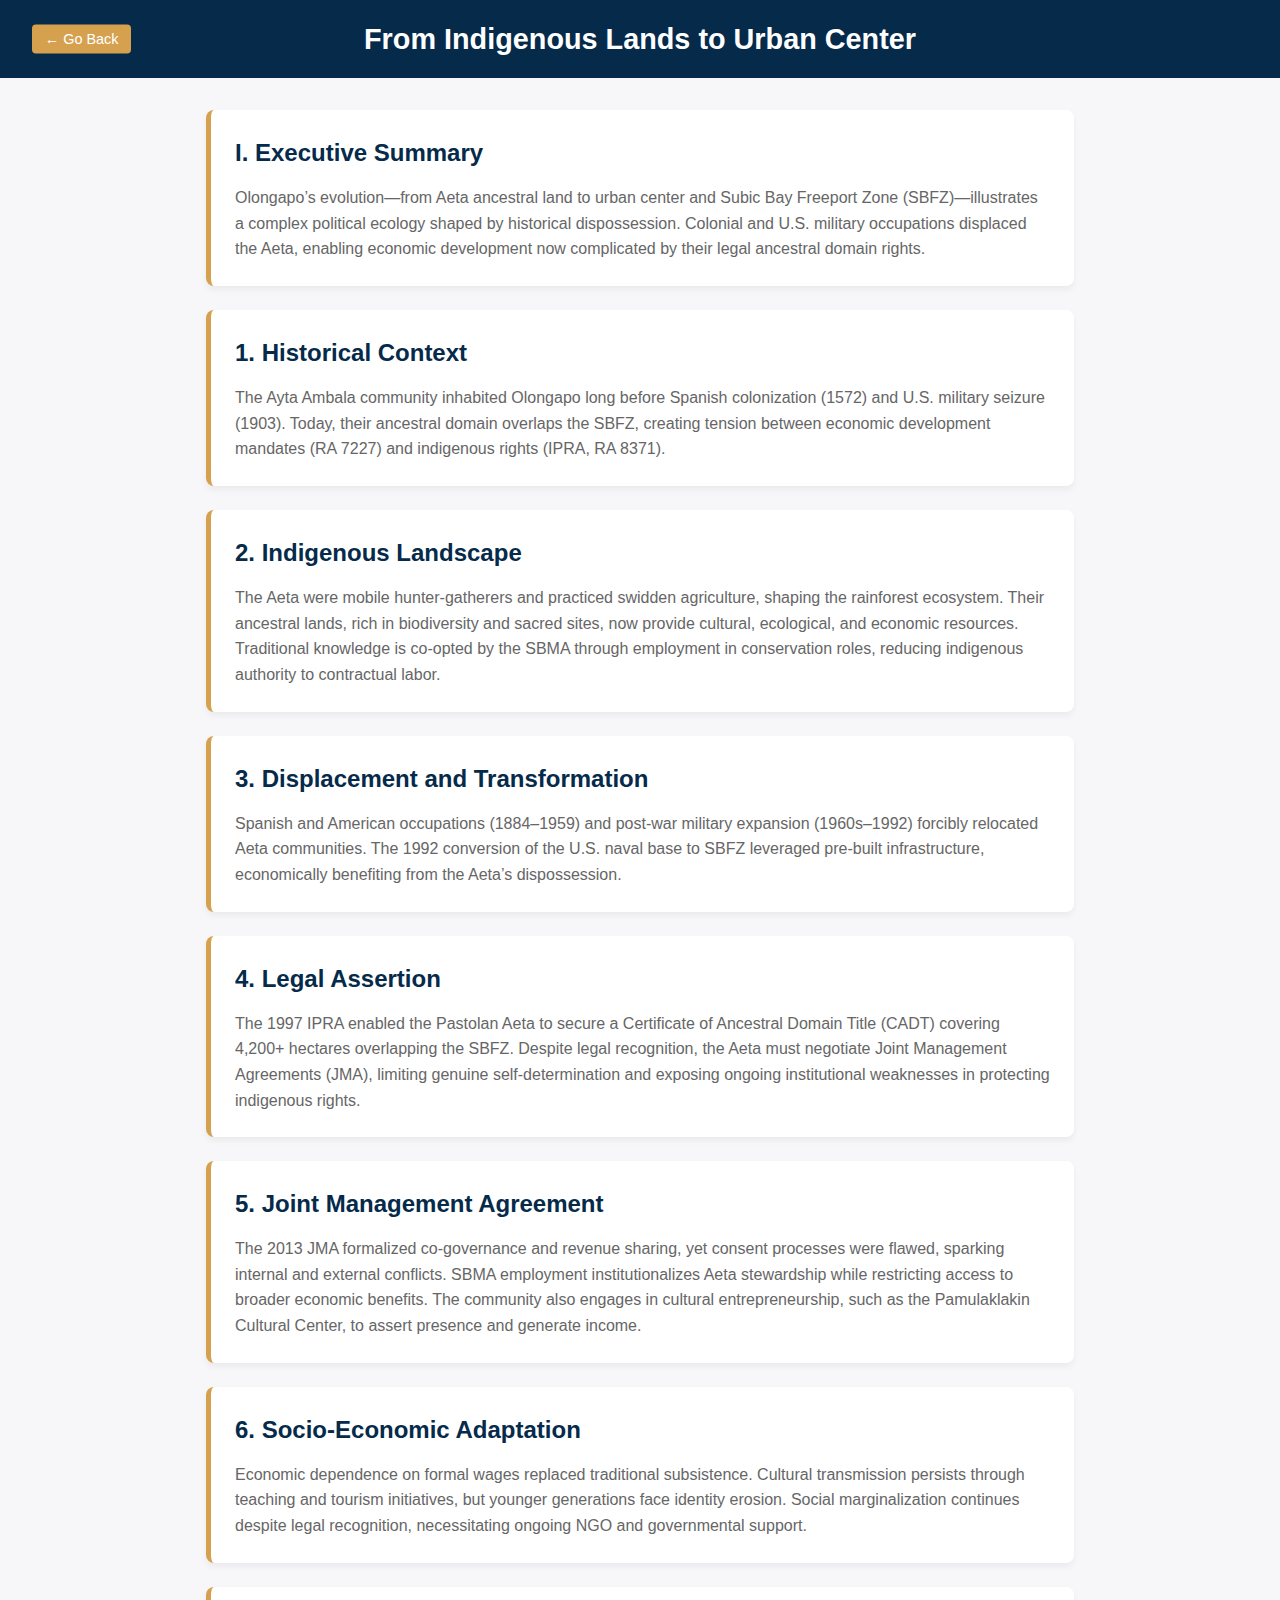
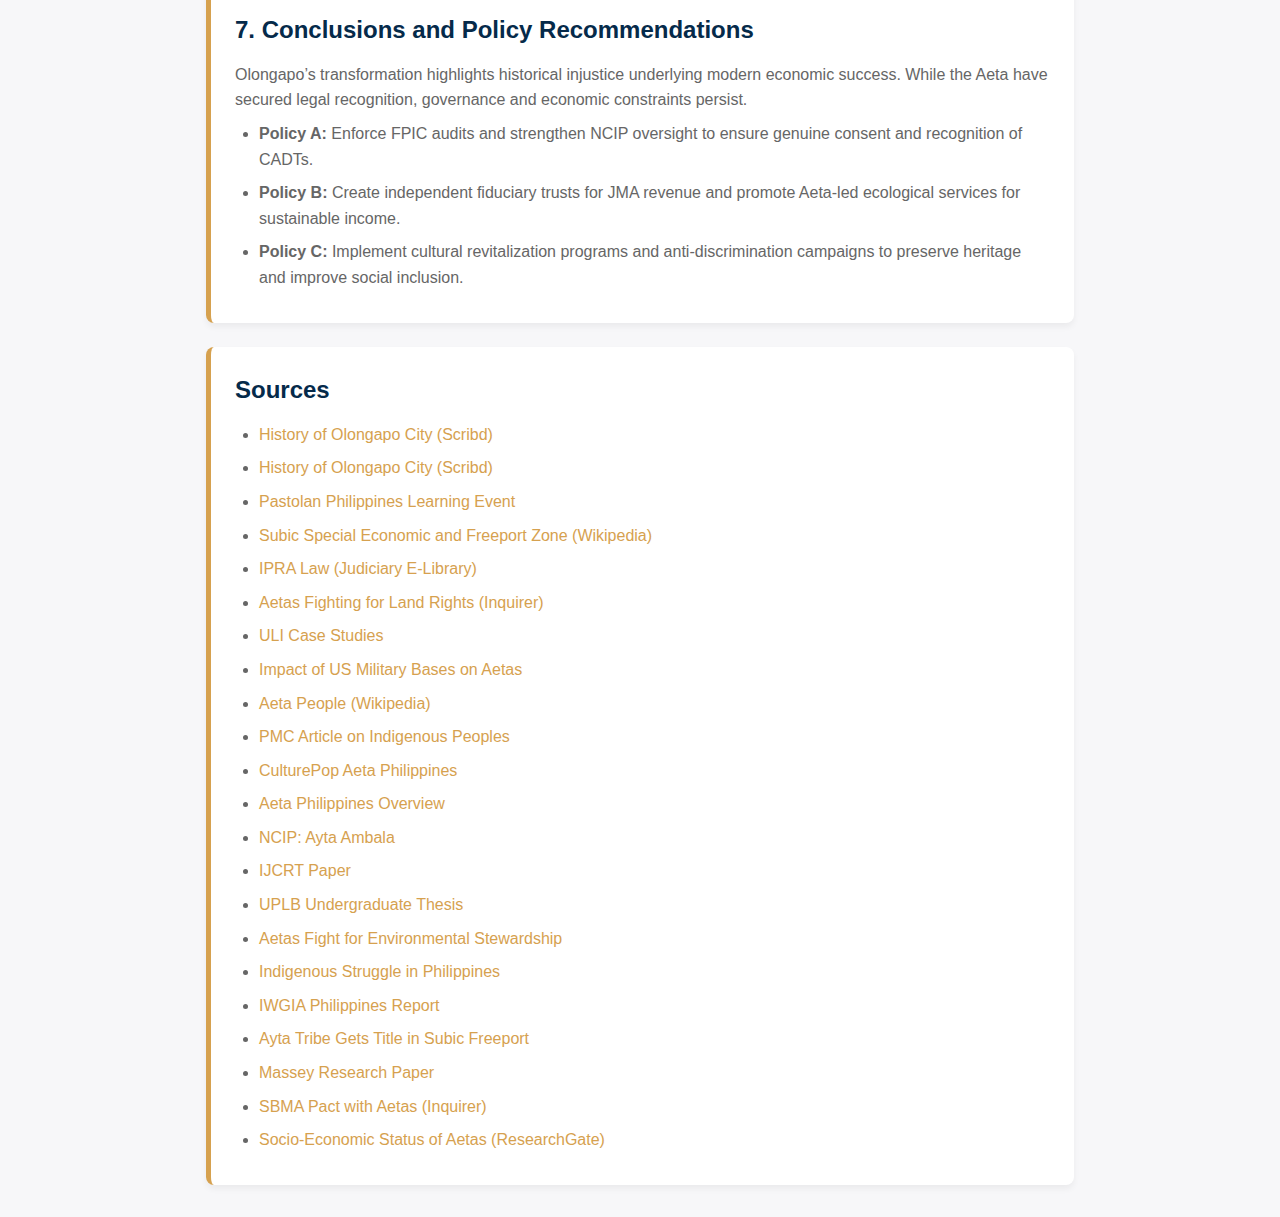
<file: Aetas/index.html>
<!DOCTYPE html>
<html lang="en">
<head>
  <meta charset="UTF-8">
  <meta name="viewport" content="width=device-width, initial-scale=1.0">
  <title>Olongapo & Subic Bay Analysis</title>
  <link rel="stylesheet" href="styles.css">
</head>
<body>
  <nav>
    <button class="back-btn" onclick="history.back()">← Go Back</button>
    <h1>From Indigenous Lands to Urban Center</h1>
  </nav>

  <main>
    <section class="card">
      <h2>I. Executive Summary</h2>
      <p>Olongapo’s evolution—from Aeta ancestral land to urban center and Subic Bay Freeport Zone (SBFZ)—illustrates a complex political ecology shaped by historical dispossession. Colonial and U.S. military occupations displaced the Aeta, enabling economic development now complicated by their legal ancestral domain rights.</p>
    </section>

    <section class="card">
      <h2>1. Historical Context</h2>
      <p>The Ayta Ambala community inhabited Olongapo long before Spanish colonization (1572) and U.S. military seizure (1903). Today, their ancestral domain overlaps the SBFZ, creating tension between economic development mandates (RA 7227) and indigenous rights (IPRA, RA 8371).</p>
    </section>

    <section class="card">
      <h2>2. Indigenous Landscape</h2>
      <p>The Aeta were mobile hunter-gatherers and practiced swidden agriculture, shaping the rainforest ecosystem. Their ancestral lands, rich in biodiversity and sacred sites, now provide cultural, ecological, and economic resources. Traditional knowledge is co-opted by the SBMA through employment in conservation roles, reducing indigenous authority to contractual labor.</p>
    </section>

    <section class="card">
      <h2>3. Displacement and Transformation</h2>
      <p>Spanish and American occupations (1884–1959) and post-war military expansion (1960s–1992) forcibly relocated Aeta communities. The 1992 conversion of the U.S. naval base to SBFZ leveraged pre-built infrastructure, economically benefiting from the Aeta’s dispossession.</p>
    </section>

    <section class="card">
      <h2>4. Legal Assertion</h2>
      <p>The 1997 IPRA enabled the Pastolan Aeta to secure a Certificate of Ancestral Domain Title (CADT) covering 4,200+ hectares overlapping the SBFZ. Despite legal recognition, the Aeta must negotiate Joint Management Agreements (JMA), limiting genuine self-determination and exposing ongoing institutional weaknesses in protecting indigenous rights.</p>
    </section>

    <section class="card">
      <h2>5. Joint Management Agreement</h2>
      <p>The 2013 JMA formalized co-governance and revenue sharing, yet consent processes were flawed, sparking internal and external conflicts. SBMA employment institutionalizes Aeta stewardship while restricting access to broader economic benefits. The community also engages in cultural entrepreneurship, such as the Pamulaklakin Cultural Center, to assert presence and generate income.</p>
    </section>

    <section class="card">
      <h2>6. Socio-Economic Adaptation</h2>
      <p>Economic dependence on formal wages replaced traditional subsistence. Cultural transmission persists through teaching and tourism initiatives, but younger generations face identity erosion. Social marginalization continues despite legal recognition, necessitating ongoing NGO and governmental support.</p>
    </section>

    <section class="card">
      <h2>7. Conclusions and Policy Recommendations</h2>
      <p>Olongapo’s transformation highlights historical injustice underlying modern economic success. While the Aeta have secured legal recognition, governance and economic constraints persist.</p>
      <ul>
        <li><strong>Policy A:</strong> Enforce FPIC audits and strengthen NCIP oversight to ensure genuine consent and recognition of CADTs.</li>
        <li><strong>Policy B:</strong> Create independent fiduciary trusts for JMA revenue and promote Aeta-led ecological services for sustainable income.</li>
        <li><strong>Policy C:</strong> Implement cultural revitalization programs and anti-discrimination campaigns to preserve heritage and improve social inclusion.</li>
      </ul>
    </section>

    <section class="card">
      <h2>Sources</h2>
      <ul>
        <li><a href="https://www.scribd.com/document/442599690/History-of-Olongapo-City-docx#:~:text=of%20Olongapo%20City-,Olongapo%20was%20originally%20inhabited%20by%20Aeta%20people%20and%20was%20a,it%20as%20a%20naval%20base." target="_blank">History of Olongapo City (Scribd)</a></li>
        <li><a href="https://www.scribd.com/document/442599690/History-of-Olongapo-City-docx" target="_blank">History of Olongapo City (Scribd)</a></li>
        <li><a href="https://d3o3cb4w253x5q.cloudfront.net/media/documents/FINAL_Pastolan_Philipines_learning_event_for_CSOs_and_communities.pdf" target="_blank">Pastolan Philippines Learning Event</a></li>
        <li><a href="https://en.wikipedia.org/wiki/Subic_Special_Economic_and_Freeport_Zone" target="_blank">Subic Special Economic and Freeport Zone (Wikipedia)</a></li>
        <li><a href="https://elibrary.judiciary.gov.ph/thebookshelf/showdocs/1/36882" target="_blank">IPRA Law (Judiciary E-Library)</a></li>
        <li><a href="https://newsinfo.inquirer.net/45569/aetas-fighting-for-land-rights-draw-inspiration-from-fallen-leader" target="_blank">Aetas Fighting for Land Rights (Inquirer)</a></li>
        <li><a href="https://casestudies.uli.org/wp-content/uploads/2015/12/C029014.pdf" target="_blank">ULI Case Studies</a></li>
        <li><a href="https://pssc.org.ph/wp-content/pssc-archives/Aghamtao/1982-1983/11_The%20Impact%20of%20the%20United%20States%20Military%20Bases%20on%20the%20Aetas%20(Negritos).pdf" target="_blank">Impact of US Military Bases on Aetas</a></li>
        <li><a href="https://en.wikipedia.org/wiki/Aeta_people" target="_blank">Aeta People (Wikipedia)</a></li>
        <li><a href="https://pmc.ncbi.nlm.nih.gov/articles/PMC2646443/" target="_blank">PMC Article on Indigenous Peoples</a></li>
        <li><a href="https://culturepop.com/hrblog/21wvoxth6qv0trgyspxclvan5f3k8b-gt2ca" target="_blank">CulturePop Aeta Philippines</a></li>
        <li><a href="https://sites.google.com/view/aeta-philippines/home" target="_blank">Aeta Philippines Overview</a></li>
        <li><a href="https://ncip.gov.ph/ayta-ambala/" target="_blank">NCIP: Ayta Ambala</a></li>
        <li><a href="https://www.ijcrt.org/papers/IJCRT2412442.pdf" target="_blank">IJCRT Paper</a></li>
        <li><a href="https://www.ukdr.uplb.edu.ph/etd-undergrad/1306/" target="_blank">UPLB Undergraduate Thesis</a></li>
        <li><a href="https://www.lighthousesubic.com/post/a-sanctuary-amidst-change-the-aetas-fight-for-environmental-stewardship-in-subic-bay" target="_blank">Aetas Fight for Environmental Stewardship</a></li>
        <li><a href="https://democratic-erosion.org/2019/12/09/indigenous-struggle-a-shortfall-of-philippine-democracy/" target="_blank">Indigenous Struggle in Philippines</a></li>
        <li><a href="https://iwgia.org/en/philippines/3608-iw-2020-philippines.645" target="_blank">IWGIA Philippines Report</a></li>
        <li><a href="https://www.mysubicbay.com.ph/news/2018/06/22/ayta-tribe-gets-title-over-ancestral-land-in-subic-freeport" target="_blank">Ayta Tribe Gets Title in Subic Freeport</a></li>
        <li><a href="https://mro.massey.ac.nz/bitstream/10179/3417/1/02_whole.pdf" target="_blank">Massey Research Paper</a></li>
        <li><a href="https://newsinfo.inquirer.net/22858/sbma-pact-with-aetas-in-bataan-splits-tribes" target="_blank">SBMA Pact with Aetas (Inquirer)</a></li>
        <li><a href="https://www.researchgate.net/publication/349406046_SOCIO-ECONOMIC_STATUS_OF_AETAS_IN_THE_PROVINCE_OF_ZAMBALES_PHILIPPINES_BASIS_FOR_A_PROPOSED_SUSTAINABILITY_PLAN" target="_blank">Socio-Economic Status of Aetas (ResearchGate)</a></li>
      </ul>
    </section>

  </main>
</body>
</html>
</file>
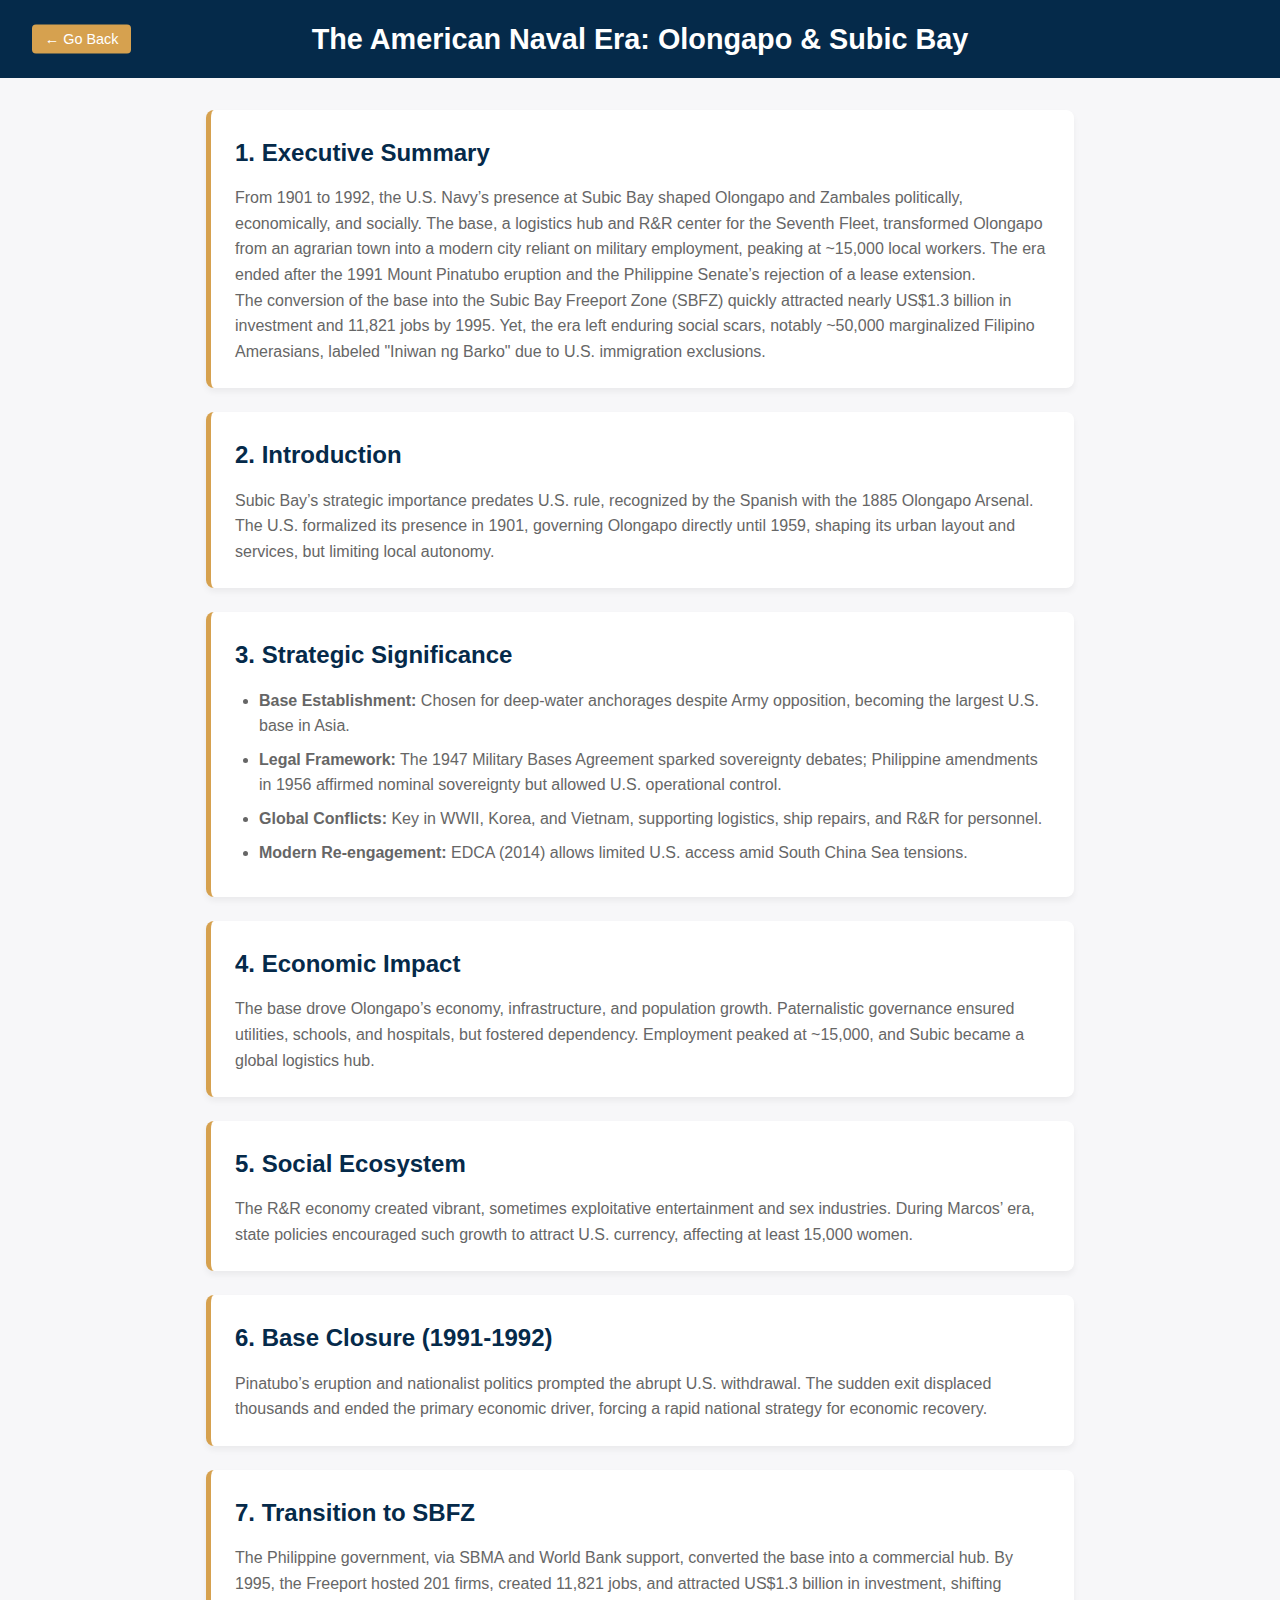
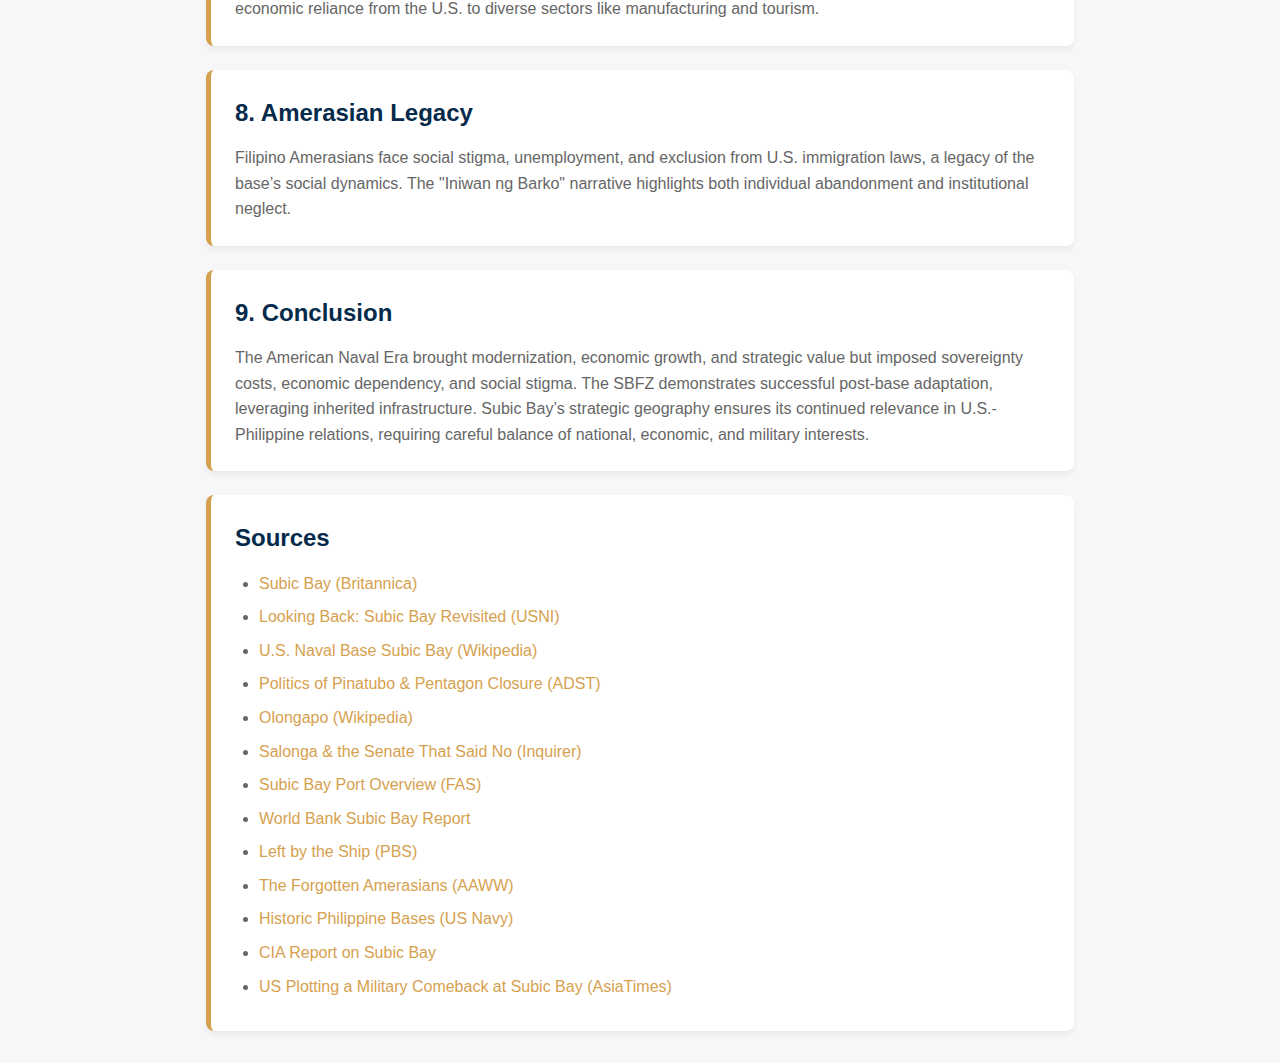
<file: Naval_Base/index.html>
<!DOCTYPE html>
<html lang="en">
<head>
  <meta charset="UTF-8">
  <meta name="viewport" content="width=device-width, initial-scale=1.0">
  <title>The American Naval Era in Subic Bay</title>
  <link rel="stylesheet" href="styles.css">
</head>
<body>
  <nav>
    <button class="back-btn" onclick="history.back()">← Go Back</button>
    <h1>The American Naval Era: Olongapo & Subic Bay</h1>
  </nav>

  <main>
    <section class="card">
      <h2>1. Executive Summary</h2>
      <p>From 1901 to 1992, the U.S. Navy’s presence at Subic Bay shaped Olongapo and Zambales politically, economically, and socially. The base, a logistics hub and R&R center for the Seventh Fleet, transformed Olongapo from an agrarian town into a modern city reliant on military employment, peaking at ~15,000 local workers. The era ended after the 1991 Mount Pinatubo eruption and the Philippine Senate’s rejection of a lease extension.</p>
      <p>The conversion of the base into the Subic Bay Freeport Zone (SBFZ) quickly attracted nearly US$1.3 billion in investment and 11,821 jobs by 1995. Yet, the era left enduring social scars, notably ~50,000 marginalized Filipino Amerasians, labeled "Iniwan ng Barko" due to U.S. immigration exclusions.</p>
    </section>

    <section class="card">
      <h2>2. Introduction</h2>
      <p>Subic Bay’s strategic importance predates U.S. rule, recognized by the Spanish with the 1885 Olongapo Arsenal. The U.S. formalized its presence in 1901, governing Olongapo directly until 1959, shaping its urban layout and services, but limiting local autonomy.</p>
    </section>

    <section class="card">
      <h2>3. Strategic Significance</h2>
      <ul>
        <li><strong>Base Establishment:</strong> Chosen for deep-water anchorages despite Army opposition, becoming the largest U.S. base in Asia.</li>
        <li><strong>Legal Framework:</strong> The 1947 Military Bases Agreement sparked sovereignty debates; Philippine amendments in 1956 affirmed nominal sovereignty but allowed U.S. operational control.</li>
        <li><strong>Global Conflicts:</strong> Key in WWII, Korea, and Vietnam, supporting logistics, ship repairs, and R&R for personnel.</li>
        <li><strong>Modern Re-engagement:</strong> EDCA (2014) allows limited U.S. access amid South China Sea tensions.</li>
      </ul>
    </section>

    <section class="card">
      <h2>4. Economic Impact</h2>
      <p>The base drove Olongapo’s economy, infrastructure, and population growth. Paternalistic governance ensured utilities, schools, and hospitals, but fostered dependency. Employment peaked at ~15,000, and Subic became a global logistics hub.</p>
    </section>

    <section class="card">
      <h2>5. Social Ecosystem</h2>
      <p>The R&R economy created vibrant, sometimes exploitative entertainment and sex industries. During Marcos’ era, state policies encouraged such growth to attract U.S. currency, affecting at least 15,000 women.</p>
    </section>

    <section class="card">
      <h2>6. Base Closure (1991-1992)</h2>
      <p>Pinatubo’s eruption and nationalist politics prompted the abrupt U.S. withdrawal. The sudden exit displaced thousands and ended the primary economic driver, forcing a rapid national strategy for economic recovery.</p>
    </section>

    <section class="card">
      <h2>7. Transition to SBFZ</h2>
      <p>The Philippine government, via SBMA and World Bank support, converted the base into a commercial hub. By 1995, the Freeport hosted 201 firms, created 11,821 jobs, and attracted US$1.3 billion in investment, shifting economic reliance from the U.S. to diverse sectors like manufacturing and tourism.</p>
    </section>

    <section class="card">
      <h2>8. Amerasian Legacy</h2>
      <p>Filipino Amerasians face social stigma, unemployment, and exclusion from U.S. immigration laws, a legacy of the base’s social dynamics. The "Iniwan ng Barko" narrative highlights both individual abandonment and institutional neglect.</p>
    </section>

    <section class="card">
      <h2>9. Conclusion</h2>
      <p>The American Naval Era brought modernization, economic growth, and strategic value but imposed sovereignty costs, economic dependency, and social stigma. The SBFZ demonstrates successful post-base adaptation, leveraging inherited infrastructure. Subic Bay’s strategic geography ensures its continued relevance in U.S.-Philippine relations, requiring careful balance of national, economic, and military interests.</p>
    </section>

    <section class="card">
      <h2>Sources</h2>
      <ul>
        <li><a href="https://www.britannica.com/place/Subic-Bay#:~:text=From%201901%20to%201992%20the,by%20Allied%20forces%20in%201944." target="_blank">Subic Bay (Britannica)</a></li>
        <li><a href="https://www.usni.org/magazines/naval-history-magazine/2016/august/looking-back-subic-bay-revisited" target="_blank">Looking Back: Subic Bay Revisited (USNI)</a></li>
        <li><a href="https://en.wikipedia.org/wiki/U.S._Naval_Base_Subic_Bay" target="_blank">U.S. Naval Base Subic Bay (Wikipedia)</a></li>
        <li><a href="https://adst.org/2016/05/politics-pinatubo-pentagon-closure-subic-bay-philippines/" target="_blank">Politics of Pinatubo & Pentagon Closure (ADST)</a></li>
        <li><a href="https://en.wikipedia.org/wiki/Olongapo" target="_blank">Olongapo (Wikipedia)</a></li>
        <li><a href="https://opinion.inquirer.net/12093/salonga-and-the-senate-that-said-no" target="_blank">Salonga & the Senate That Said No (Inquirer)</a></li>
        <li><a href="https://man.fas.org/dod-101/fac/port/subic_bay.htm" target="_blank">Subic Bay Port Overview (FAS)</a></li>
        <li><a href="https://documents1.worldbank.org/curated/en/817881468776115811/pdf/multi-page.pdf" target="_blank">World Bank Subic Bay Report</a></li>
        <li><a href="https://www.pbs.org/independentlens/documentaries/left-by-the-ship/" target="_blank">Left by the Ship (PBS)</a></li>
        <li><a href="https://aaww.org/the-forgotten-amerasians/" target="_blank">The Forgotten Amerasians (AAWW)</a></li>
        <li><a href="https://www.history.navy.mil/browse-by-topic/organization-and-administration/historic-bases/philippine-bases.html" target="_blank">Historic Philippine Bases (US Navy)</a></li>
        <li><a href="https://www.cia.gov/readingroom/docs/CIA-RDP88T00528R000100010046-1.pdf" target="_blank">CIA Report on Subic Bay</a></li>
        <li><a href="https://asiatimes.com/2025/09/us-plotting-a-military-comeback-at-philippines-subic-bay/" target="_blank">US Plotting a Military Comeback at Subic Bay (AsiaTimes)</a></li>
      </ul>
    </section>
  </main>
</body>
</html>
</file>
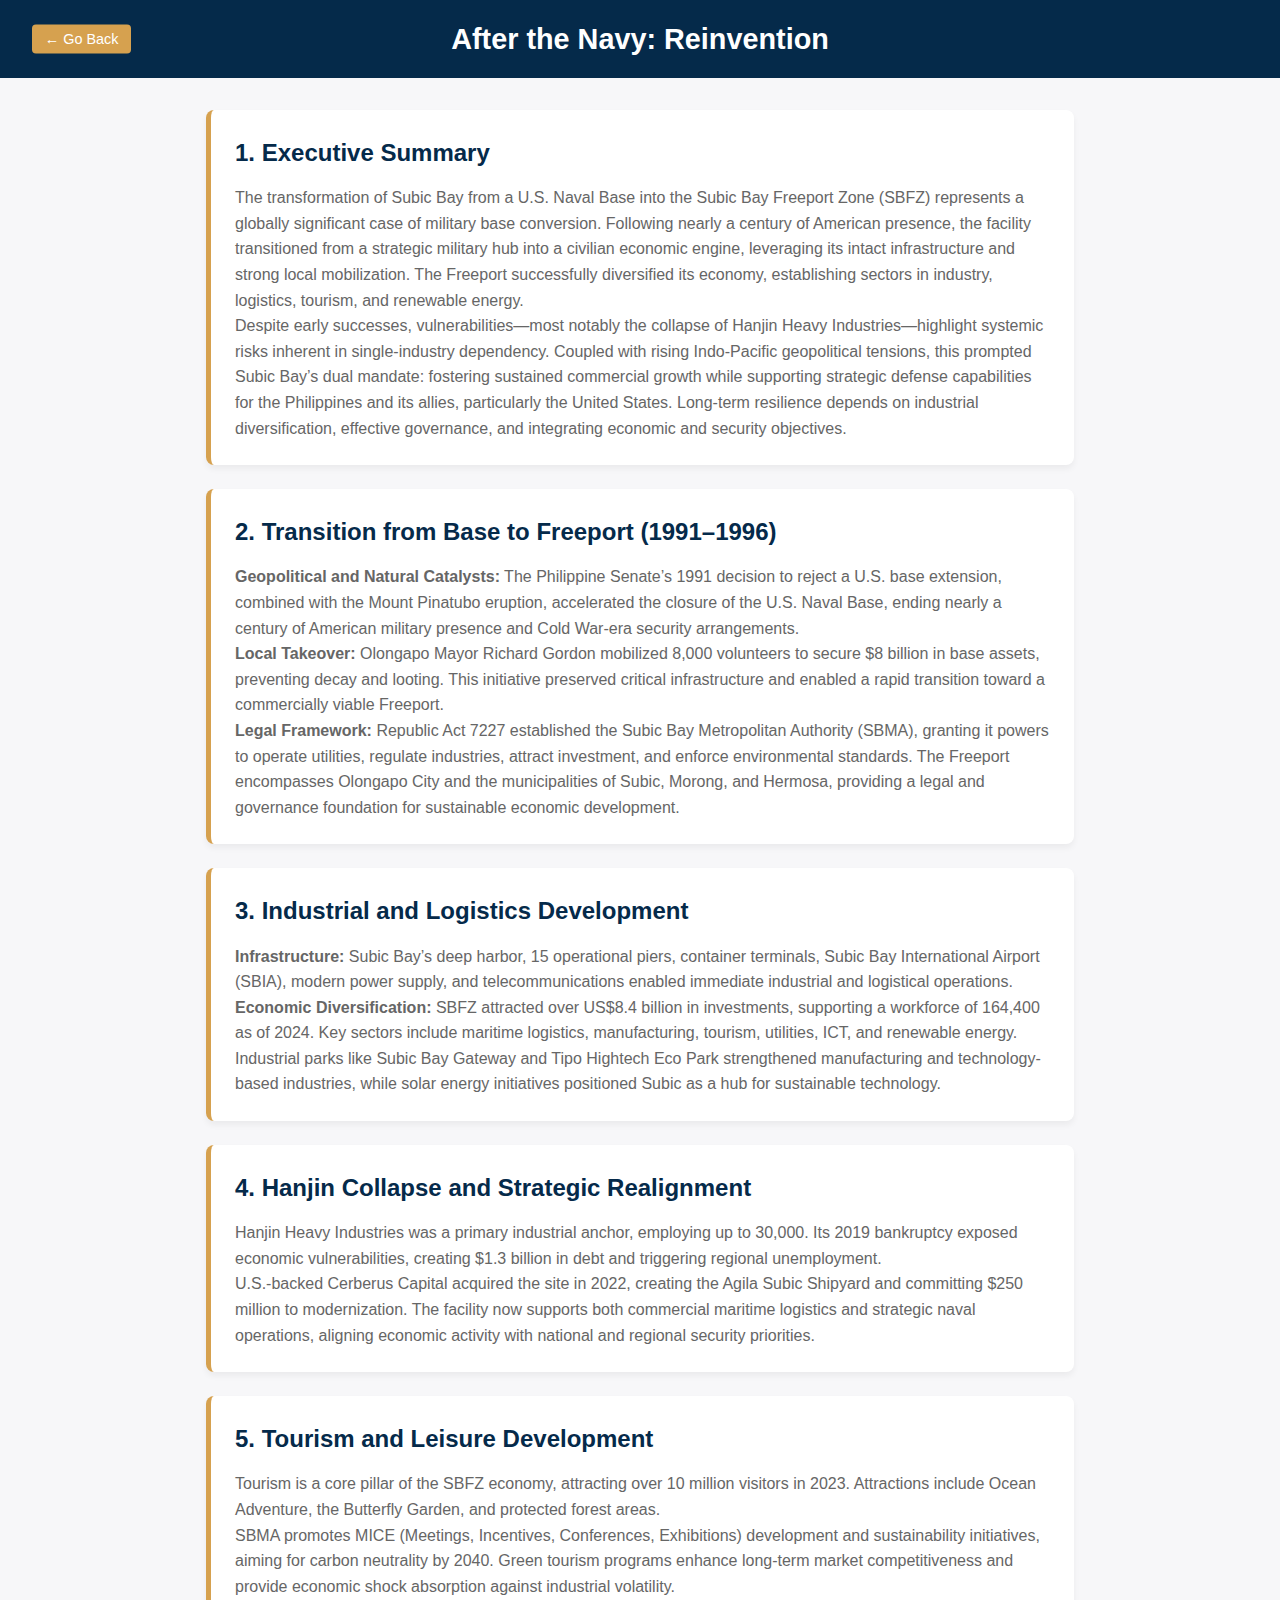
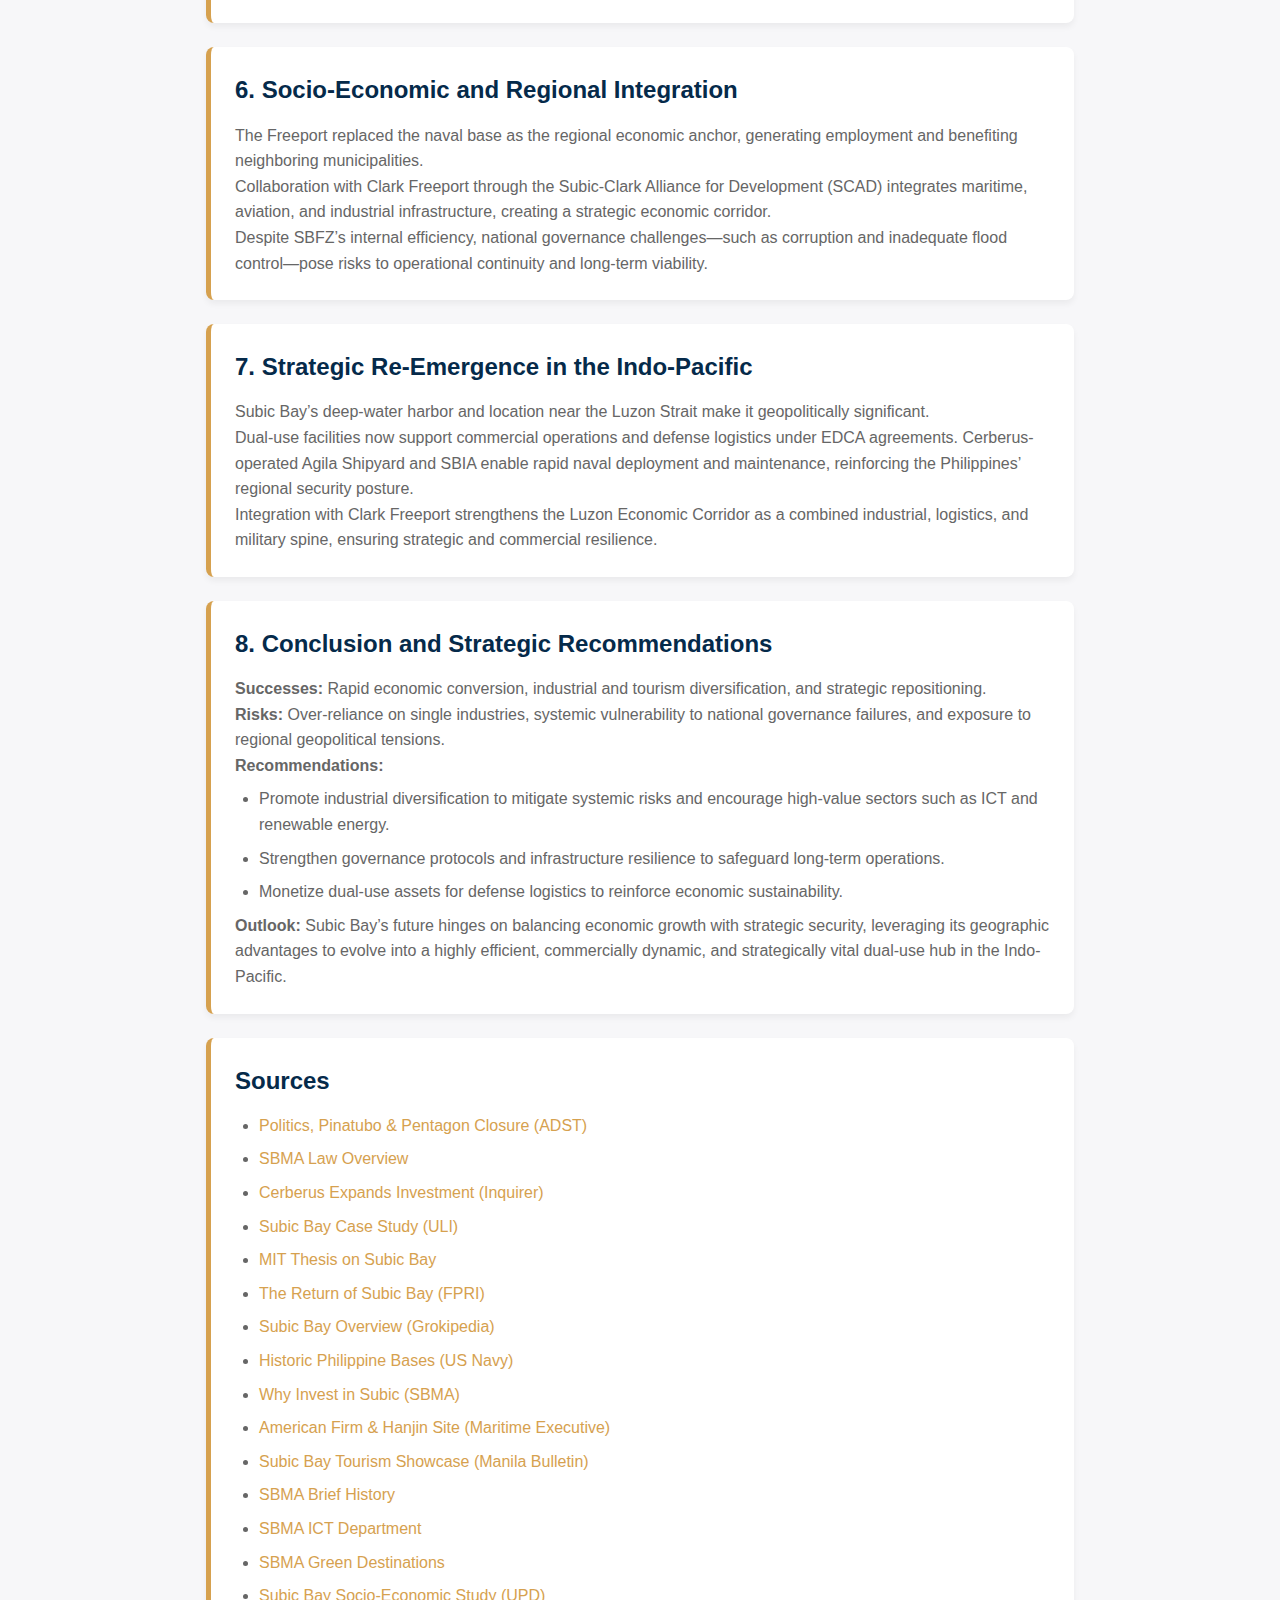
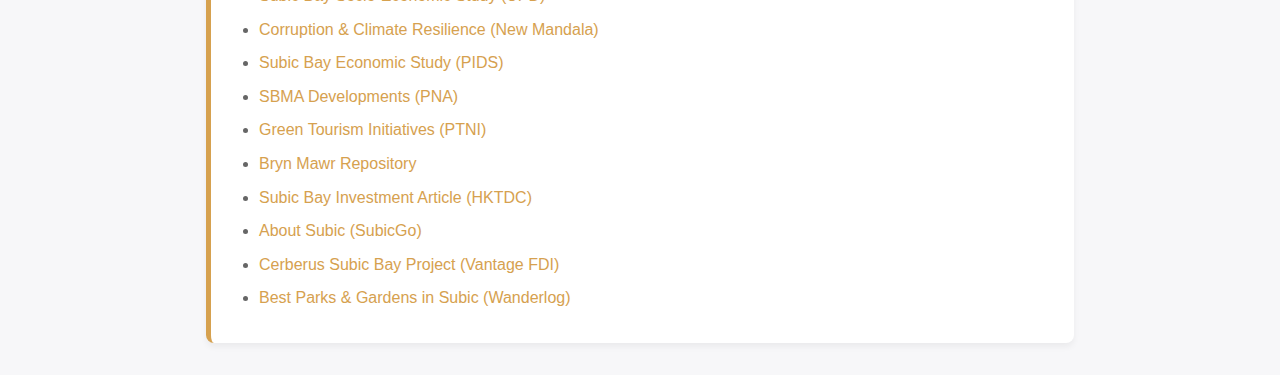
<file: SBMA/index.html>
<!DOCTYPE html>
<html lang="en">
<head>
  <meta charset="UTF-8">
  <meta name="viewport" content="width=device-width, initial-scale=1.0">
  <title>The Dual Mandate: Subic Bay Freeport Zone</title>
  <link rel="stylesheet" href="styles.css">
</head>
<body>
  <nav>
    <button class="back-btn" onclick="history.back()">← Go Back</button>
    <h1>After the Navy: Reinvention</h1>
  </nav>

  <main>
    <section class="card">
      <h2>1. Executive Summary</h2>
      <p>The transformation of Subic Bay from a U.S. Naval Base into the Subic Bay Freeport Zone (SBFZ) represents a globally significant case of military base conversion. Following nearly a century of American presence, the facility transitioned from a strategic military hub into a civilian economic engine, leveraging its intact infrastructure and strong local mobilization. The Freeport successfully diversified its economy, establishing sectors in industry, logistics, tourism, and renewable energy.</p>
      <p>Despite early successes, vulnerabilities—most notably the collapse of Hanjin Heavy Industries—highlight systemic risks inherent in single-industry dependency. Coupled with rising Indo-Pacific geopolitical tensions, this prompted Subic Bay’s dual mandate: fostering sustained commercial growth while supporting strategic defense capabilities for the Philippines and its allies, particularly the United States. Long-term resilience depends on industrial diversification, effective governance, and integrating economic and security objectives.</p>
    </section>

    <section class="card">
      <h2>2. Transition from Base to Freeport (1991–1996)</h2>
      <p><strong>Geopolitical and Natural Catalysts:</strong> The Philippine Senate’s 1991 decision to reject a U.S. base extension, combined with the Mount Pinatubo eruption, accelerated the closure of the U.S. Naval Base, ending nearly a century of American military presence and Cold War-era security arrangements.</p>
      <p><strong>Local Takeover:</strong> Olongapo Mayor Richard Gordon mobilized 8,000 volunteers to secure $8 billion in base assets, preventing decay and looting. This initiative preserved critical infrastructure and enabled a rapid transition toward a commercially viable Freeport.</p>
      <p><strong>Legal Framework:</strong> Republic Act 7227 established the Subic Bay Metropolitan Authority (SBMA), granting it powers to operate utilities, regulate industries, attract investment, and enforce environmental standards. The Freeport encompasses Olongapo City and the municipalities of Subic, Morong, and Hermosa, providing a legal and governance foundation for sustainable economic development.</p>
    </section>

    <section class="card">
      <h2>3. Industrial and Logistics Development</h2>
      <p><strong>Infrastructure:</strong> Subic Bay’s deep harbor, 15 operational piers, container terminals, Subic Bay International Airport (SBIA), modern power supply, and telecommunications enabled immediate industrial and logistical operations.</p>
      <p><strong>Economic Diversification:</strong> SBFZ attracted over US$8.4 billion in investments, supporting a workforce of 164,400 as of 2024. Key sectors include maritime logistics, manufacturing, tourism, utilities, ICT, and renewable energy. Industrial parks like Subic Bay Gateway and Tipo Hightech Eco Park strengthened manufacturing and technology-based industries, while solar energy initiatives positioned Subic as a hub for sustainable technology.</p>
    </section>

    <section class="card">
      <h2>4. Hanjin Collapse and Strategic Realignment</h2>
      <p>Hanjin Heavy Industries was a primary industrial anchor, employing up to 30,000. Its 2019 bankruptcy exposed economic vulnerabilities, creating $1.3 billion in debt and triggering regional unemployment.</p>
      <p>U.S.-backed Cerberus Capital acquired the site in 2022, creating the Agila Subic Shipyard and committing $250 million to modernization. The facility now supports both commercial maritime logistics and strategic naval operations, aligning economic activity with national and regional security priorities.</p>
    </section>

    <section class="card">
      <h2>5. Tourism and Leisure Development</h2>
      <p>Tourism is a core pillar of the SBFZ economy, attracting over 10 million visitors in 2023. Attractions include Ocean Adventure, the Butterfly Garden, and protected forest areas.</p>
      <p>SBMA promotes MICE (Meetings, Incentives, Conferences, Exhibitions) development and sustainability initiatives, aiming for carbon neutrality by 2040. Green tourism programs enhance long-term market competitiveness and provide economic shock absorption against industrial volatility.</p>
    </section>

    <section class="card">
      <h2>6. Socio-Economic and Regional Integration</h2>
      <p>The Freeport replaced the naval base as the regional economic anchor, generating employment and benefiting neighboring municipalities.</p>
      <p>Collaboration with Clark Freeport through the Subic-Clark Alliance for Development (SCAD) integrates maritime, aviation, and industrial infrastructure, creating a strategic economic corridor.</p>
      <p>Despite SBFZ’s internal efficiency, national governance challenges—such as corruption and inadequate flood control—pose risks to operational continuity and long-term viability.</p>
    </section>

    <section class="card">
      <h2>7. Strategic Re-Emergence in the Indo-Pacific</h2>
      <p>Subic Bay’s deep-water harbor and location near the Luzon Strait make it geopolitically significant.</p>
      <p>Dual-use facilities now support commercial operations and defense logistics under EDCA agreements. Cerberus-operated Agila Shipyard and SBIA enable rapid naval deployment and maintenance, reinforcing the Philippines’ regional security posture.</p>
      <p>Integration with Clark Freeport strengthens the Luzon Economic Corridor as a combined industrial, logistics, and military spine, ensuring strategic and commercial resilience.</p>
    </section>

    <section class="card">
      <h2>8. Conclusion and Strategic Recommendations</h2>
      <p><strong>Successes:</strong> Rapid economic conversion, industrial and tourism diversification, and strategic repositioning.</p>
      <p><strong>Risks:</strong> Over-reliance on single industries, systemic vulnerability to national governance failures, and exposure to regional geopolitical tensions.</p>
      <p><strong>Recommendations:</strong></p>
      <ul>
        <li>Promote industrial diversification to mitigate systemic risks and encourage high-value sectors such as ICT and renewable energy.</li>
        <li>Strengthen governance protocols and infrastructure resilience to safeguard long-term operations.</li>
        <li>Monetize dual-use assets for defense logistics to reinforce economic sustainability.</li>
      </ul>
      <p><strong>Outlook:</strong> Subic Bay’s future hinges on balancing economic growth with strategic security, leveraging its geographic advantages to evolve into a highly efficient, commercially dynamic, and strategically vital dual-use hub in the Indo-Pacific.</p>
    </section>

    <section class="card">
      <h2>Sources</h2>
      <ul>
        <li><a href="https://adst.org/2016/05/politics-pinatubo-pentagon-closure-subic-bay-philippines/" target="_blank">Politics, Pinatubo & Pentagon Closure (ADST)</a></li>
        <li><a href="https://www.angelfire.com/sc/subicwatch/sbmalaw.html" target="_blank">SBMA Law Overview</a></li>
        <li><a href="https://business.inquirer.net/537550/cerberus-expands-in-ph-to-invest-another-p15b" target="_blank">Cerberus Expands Investment (Inquirer)</a></li>
        <li><a href="https://casestudies.uli.org/wp-content/uploads/2015/12/C029014.pdf" target="_blank">Subic Bay Case Study (ULI)</a></li>
        <li><a href="https://dspace.mit.edu/bitstream/handle/1721.1/12412/29465503-MIT.pdf?sequence=2&isAllowed=y" target="_blank">MIT Thesis on Subic Bay</a></li>
        <li><a href="https://www.fpri.org/article/2025/09/the-return-of-subic-bay/" target="_blank">The Return of Subic Bay (FPRI)</a></li>
        <li><a href="https://grokipedia.com/page/Subic_Bay" target="_blank">Subic Bay Overview (Grokipedia)</a></li>
        <li><a href="https://www.history.navy.mil/browse-by-topic/organization-and-administration/historic-bases/philippine-bases.html" target="_blank">Historic Philippine Bases (US Navy)</a></li>
        <li><a href="https://invest.mysubicbay.com.ph/why-subic-invest" target="_blank">Why Invest in Subic (SBMA)</a></li>
        <li><a href="https://maritime-executive.com/article/american-firm-negotiating-for-former-hanjin-subic-bay-shipyard" target="_blank">American Firm & Hanjin Site (Maritime Executive)</a></li>
        <li><a href="https://mb.com.ph/2025/11/08/sleeping-giant-no-more-subic-bay-roars-back-with-international-tourism-showcase-2026" target="_blank">Subic Bay Tourism Showcase (Manila Bulletin)</a></li>
        <li><a href="https://www.mysubicbay.com.ph/about-us/brief-history" target="_blank">SBMA Brief History</a></li>
        <li><a href="https://www.mysubicbay.com.ph/about-us/departments/big-information-communication-technology" target="_blank">SBMA ICT Department</a></li>
        <li><a href="https://www.mysubicbay.com.ph/news/2025/12/04/sbma-makes-it-to-green-destinations-2025-top-100-stories" target="_blank">SBMA Green Destinations</a></li>
        <li><a href="https://ncts.upd.edu.ph/tssp/wp-content/uploads/2018/08/Lidasan96.pdf" target="_blank">Subic Bay Socio-Economic Study (UPD)</a></li>
        <li><a href="https://www.newmandala.org/corruption-compromises-climate-resilience-in-the-philippines/" target="_blank">Corruption & Climate Resilience (New Mandala)</a></li>
        <li><a href="https://pidswebs.pids.gov.ph/CDN/PUBLICATIONS/ris-old-backups/dps/pidsdps0454.pdf" target="_blank">Subic Bay Economic Study (PIDS)</a></li>
        <li><a href="https://www.pna.gov.ph/articles/1059787" target="_blank">SBMA Developments (PNA)</a></li>
        <li><a href="https://ptni.gov.ph/pbbm-makes-headway-in-making-subic-bay-freeport-a-leader-in-green-tourism-destinations/" target="_blank">Green Tourism Initiatives (PTNI)</a></li>
        <li><a href="https://www.google.com/search?q=https://repository.brynmawr.edu/cgi/viewcontent.cgi%3Farticle%3D1032" target="_blank">Bryn Mawr Repository</a></li>
        <li><a href="https://research.hktdc.com/en/article/MTcxMTAxNTgzNA" target="_blank">Subic Bay Investment Article (HKTDC)</a></li>
        <li><a href="https://www.subicgo.com/aboutsubic.html" target="_blank">About Subic (SubicGo)</a></li>
        <li><a href="https://www.vantagefdi.com/briefs/cerberus-250m-subic-bay-shipyard-philippine-projects" target="_blank">Cerberus Subic Bay Project (Vantage FDI)</a></li>
        <li><a href="https://wanderlog.com/list/geoCategory/1665241/best-parks-and-gardens-in-subic-bay-freeport-zone" target="_blank">Best Parks & Gardens in Subic (Wanderlog)</a></li>
      </ul>
    </section>
  </main>
</body>
</html>
</file>
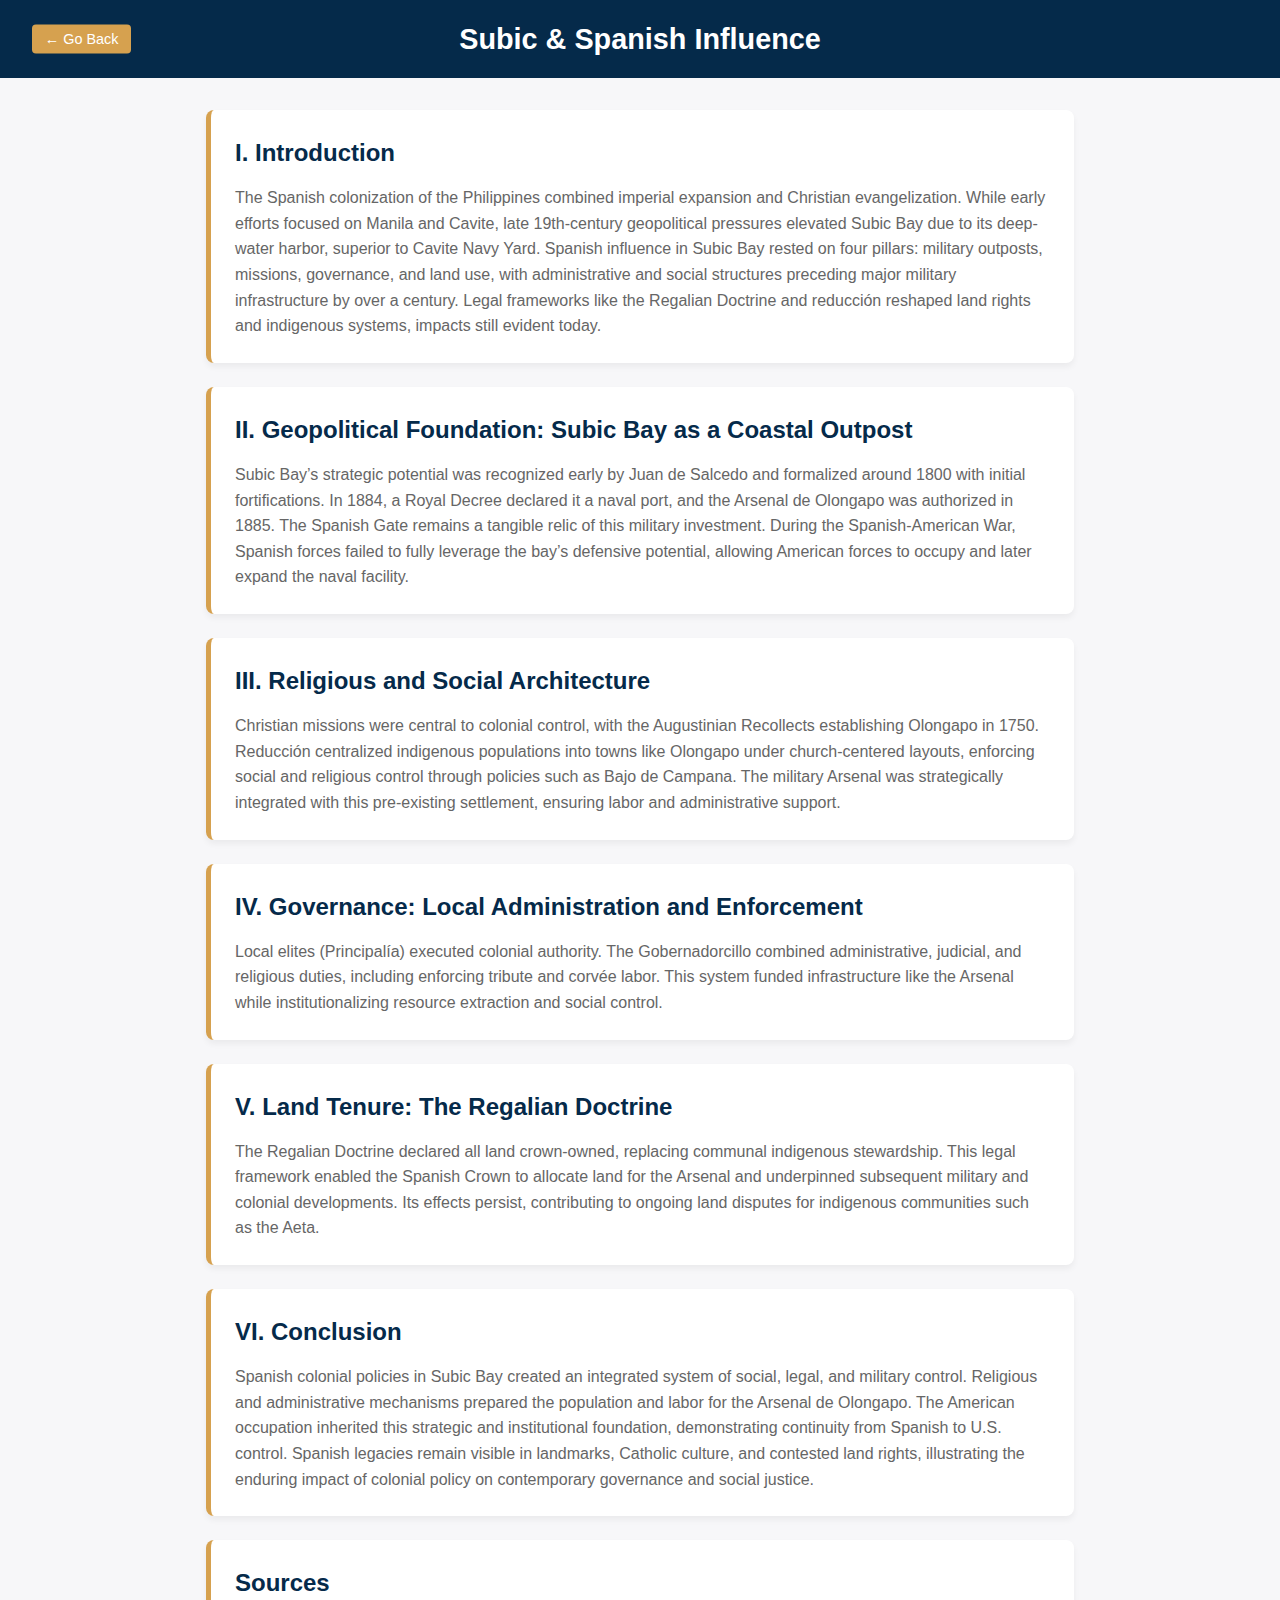
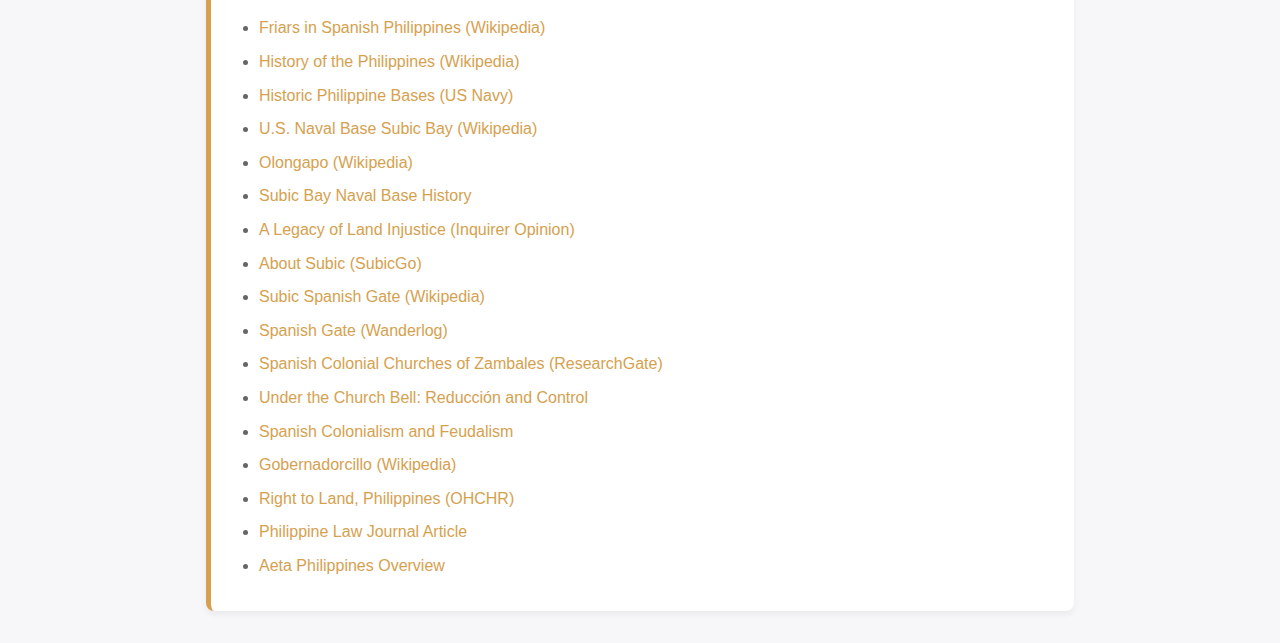
<file: Spanish_Influence/index.html>
<!DOCTYPE html>
<html lang="en">
<head>
  <meta charset="UTF-8">
  <meta name="viewport" content="width=device-width, initial-scale=1.0">
  <title>The Spanish Colonial Nexus in Subic Bay</title>
  <link rel="stylesheet" href="styles.css">
</head>
<body>
  <nav>
    <button class="back-btn" onclick="history.back()">← Go Back</button>
    <h1>Subic & Spanish Influence</h1>
  </nav>

  <main>
    <section class="card">
      <h2>I. Introduction</h2>
      <p>The Spanish colonization of the Philippines combined imperial expansion and Christian evangelization. While early efforts focused on Manila and Cavite, late 19th-century geopolitical pressures elevated Subic Bay due to its deep-water harbor, superior to Cavite Navy Yard. Spanish influence in Subic Bay rested on four pillars: military outposts, missions, governance, and land use, with administrative and social structures preceding major military infrastructure by over a century. Legal frameworks like the Regalian Doctrine and reducción reshaped land rights and indigenous systems, impacts still evident today.</p>
    </section>

    <section class="card">
      <h2>II. Geopolitical Foundation: Subic Bay as a Coastal Outpost</h2>
      <p>Subic Bay’s strategic potential was recognized early by Juan de Salcedo and formalized around 1800 with initial fortifications. In 1884, a Royal Decree declared it a naval port, and the Arsenal de Olongapo was authorized in 1885. The Spanish Gate remains a tangible relic of this military investment. During the Spanish-American War, Spanish forces failed to fully leverage the bay’s defensive potential, allowing American forces to occupy and later expand the naval facility.</p>
    </section>

    <section class="card">
      <h2>III. Religious and Social Architecture</h2>
      <p>Christian missions were central to colonial control, with the Augustinian Recollects establishing Olongapo in 1750. Reducción centralized indigenous populations into towns like Olongapo under church-centered layouts, enforcing social and religious control through policies such as Bajo de Campana. The military Arsenal was strategically integrated with this pre-existing settlement, ensuring labor and administrative support.</p>
    </section>

    <section class="card">
      <h2>IV. Governance: Local Administration and Enforcement</h2>
      <p>Local elites (Principalía) executed colonial authority. The Gobernadorcillo combined administrative, judicial, and religious duties, including enforcing tribute and corvée labor. This system funded infrastructure like the Arsenal while institutionalizing resource extraction and social control.</p>
    </section>

    <section class="card">
      <h2>V. Land Tenure: The Regalian Doctrine</h2>
      <p>The Regalian Doctrine declared all land crown-owned, replacing communal indigenous stewardship. This legal framework enabled the Spanish Crown to allocate land for the Arsenal and underpinned subsequent military and colonial developments. Its effects persist, contributing to ongoing land disputes for indigenous communities such as the Aeta.</p>
    </section>

    <section class="card">
      <h2>VI. Conclusion</h2>
      <p>Spanish colonial policies in Subic Bay created an integrated system of social, legal, and military control. Religious and administrative mechanisms prepared the population and labor for the Arsenal de Olongapo. The American occupation inherited this strategic and institutional foundation, demonstrating continuity from Spanish to U.S. control. Spanish legacies remain visible in landmarks, Catholic culture, and contested land rights, illustrating the enduring impact of colonial policy on contemporary governance and social justice.</p>
    </section>

    <section class="card">
      <h2>Sources</h2>
      <ul>
        <li><a href="https://en.wikipedia.org/wiki/Friars_in_Spanish_Philippines" target="_blank">Friars in Spanish Philippines (Wikipedia)</a></li>
        <li><a href="https://en.wikipedia.org/wiki/History_of_the_Philippines" target="_blank">History of the Philippines (Wikipedia)</a></li>
        <li><a href="https://www.history.navy.mil/browse-by-topic/organization-and-administration/historic-bases/philippine-bases.html" target="_blank">Historic Philippine Bases (US Navy)</a></li>
        <li><a href="https://en.wikipedia.org/wiki/U.S._Naval_Base_Subic_Bay" target="_blank">U.S. Naval Base Subic Bay (Wikipedia)</a></li>
        <li><a href="https://en.wikipedia.org/wiki/Olongapo" target="_blank">Olongapo (Wikipedia)</a></li>
        <li><a href="https://en.wikipedia.org/wiki/U.S._Naval_Base_Subic_Bay#:~:text=Finally%2C%20in%201884%2C%20a%20Royal,September%2C%20work%20started%20at%20Olongapo." target="_blank">Subic Bay Naval Base History</a></li>
        <li><a href="https://opinion.inquirer.net/180639/a-legacy-of-land-injustice" target="_blank">A Legacy of Land Injustice (Inquirer Opinion)</a></li>
        <li><a href="https://www.subicgo.com/aboutsubic.html" target="_blank">About Subic (SubicGo)</a></li>
        <li><a href="https://en.wikipedia.org/wiki/Subic_Spanish_gate" target="_blank">Subic Spanish Gate (Wikipedia)</a></li>
        <li><a href="https://wanderlog.com/place/details/2191580/spanish-gate" target="_blank">Spanish Gate (Wanderlog)</a></li>
        <li><a href="https://www.researchgate.net/publication/350898651_Balin_Sambawon_The_Spanish_Colonial_Churches_of_Zambales" target="_blank">Spanish Colonial Churches of Zambales (ResearchGate)</a></li>
        <li><a href="https://core.tdar.org/document/444892/under-the-church-bell-reduccion-and-control-in-spanish-philippines" target="_blank">Under the Church Bell: Reducción and Control</a></li>
        <li><a href="https://philippinesocietyandrevolution.com/review-of-philippine-history/spanish-colonialism-and-feudalism" target="_blank">Spanish Colonialism and Feudalism</a></li>
        <li><a href="https://en.wikipedia.org/wiki/Gobernadorcillo" target="_blank">Gobernadorcillo (Wikipedia)</a></li>
        <li><a href="https://www.ohchr.org/Documents/Issues/IPeoples/EMRIP/RightToLand/SantiagoPhilippinesCordillera.pdf" target="_blank">Right to Land, Philippines (OHCHR)</a></li>
        <li><a href="https://philippinelawjournal.org/wp-content/uploads/2025/02/63PLJ082_LYNCH.pdf" target="_blank">Philippine Law Journal Article</a></li>
        <li><a href="https://sites.google.com/view/aeta-philippines/home" target="_blank">Aeta Philippines Overview</a></li>
      </ul>
    </section>

  </main>
</body>
</html>
</file>
<file: Aetas/styles.css>
:root {
    --nav: #052A4A;
    --accent: #D6A14F;
    --muted: #666;
    --bg: #f7f7f9;
    --card: #ffffff;
}

* {
    box-sizing: border-box;
    margin: 0;
    padding: 0;
    font-family: 'Segoe UI', Tahoma, Geneva, Verdana, sans-serif;
}

body {
    background-color: var(--bg);
    color: var(--muted);
    line-height: 1.6;
}

/* NAVIGATION */
nav {
    background-color: var(--nav);
    color: var(--card);
    padding: 1rem 2rem;
    position: relative;
}

nav h1 {
    font-size: 1.8rem;
    text-align: center;
    margin: 0;
}

.back-btn {
    position: absolute;
    left: 2rem;
    top: 50%;
    transform: translateY(-50%);
    padding: 0.4rem 0.8rem;
    background-color: var(--accent);
    color: var(--card);
    border: none;
    border-radius: 4px;
    cursor: pointer;
    font-size: 0.9rem;
    transition: background-color 0.3s;
}

.back-btn:hover {
    background-color: #b8873c;
}

/* MAIN CONTENT */
main {
    max-width: 900px;
    margin: 2rem auto;
    padding: 0 1rem;
}

/* CARD STYLING */
.card {
    background-color: var(--card);
    border-left: 5px solid var(--accent);
    padding: 1.5rem;
    margin-bottom: 1.5rem;
    box-shadow: 0 4px 6px rgba(0,0,0,0.05);
    border-radius: 8px;
}

.card h2 {
    color: var(--nav);
    margin-bottom: 0.8rem;
}

/* LISTS */
.card ul {
    list-style-type: disc;
    padding-left: 1.5rem;
    margin-top: 0.5rem;
}

.card li {
    margin-bottom: 0.5rem;
}

/* LINKS */
.card a {
    color: var(--accent);
    text-decoration: none;
}

.card a:hover {
    text-decoration: underline;
}
</file>
<file: Naval_Base/styles.css>
:root {
    --nav: #052A4A;
    --accent: #D6A14F;
    --muted: #666;
    --bg: #f7f7f9;
    --card: #ffffff;
}

* {
    box-sizing: border-box;
    margin: 0;
    padding: 0;
    font-family: 'Segoe UI', Tahoma, Geneva, Verdana, sans-serif;
}

body {
    background-color: var(--bg);
    color: var(--muted);
    line-height: 1.6;
}

/* NAVIGATION */
nav {
    background-color: var(--nav);
    color: var(--card);
    padding: 1rem 2rem;
    position: relative;
}

nav h1 {
    font-size: 1.8rem;
    text-align: center;
    margin: 0;
}

.back-btn {
    position: absolute;
    left: 2rem;
    top: 50%;
    transform: translateY(-50%);
    padding: 0.4rem 0.8rem;
    background-color: var(--accent);
    color: var(--card);
    border: none;
    border-radius: 4px;
    cursor: pointer;
    font-size: 0.9rem;
    transition: background-color 0.3s;
}

.back-btn:hover {
    background-color: #b8873c;
}

/* MAIN CONTENT */
main {
    max-width: 900px;
    margin: 2rem auto;
    padding: 0 1rem;
}

/* CARD STYLING */
.card {
    background-color: var(--card);
    border-left: 5px solid var(--accent);
    padding: 1.5rem;
    margin-bottom: 1.5rem;
    box-shadow: 0 4px 6px rgba(0,0,0,0.05);
    border-radius: 8px;
}

.card h2 {
    color: var(--nav);
    margin-bottom: 0.8rem;
}

/* LISTS */
.card ul {
    list-style-type: disc;
    padding-left: 1.5rem;
    margin-top: 0.5rem;
}

.card li {
    margin-bottom: 0.5rem;
}

/* LINKS */
.card a {
    color: var(--accent);
    text-decoration: none;
}

.card a:hover {
    text-decoration: underline;
}
</file>
<file: SBMA/styles.css>
:root {
    --nav: #052A4A;
    --accent: #D6A14F;
    --muted: #666;
    --bg: #f7f7f9;
    --card: #ffffff;
}

* {
    box-sizing: border-box;
    margin: 0;
    padding: 0;
    font-family: 'Segoe UI', Tahoma, Geneva, Verdana, sans-serif;
}

body {
    background-color: var(--bg);
    color: var(--muted);
    line-height: 1.6;
}

/* NAVIGATION */
nav {
    background-color: var(--nav);
    color: var(--card);
    padding: 1rem 2rem;
    position: relative;
}

nav h1 {
    font-size: 1.8rem;
    text-align: center;
    margin: 0;
}

.back-btn {
    position: absolute;
    left: 2rem;
    top: 50%;
    transform: translateY(-50%);
    padding: 0.4rem 0.8rem;
    background-color: var(--accent);
    color: var(--card);
    border: none;
    border-radius: 4px;
    cursor: pointer;
    font-size: 0.9rem;
    transition: background-color 0.3s;
}

.back-btn:hover {
    background-color: #b8873c;
}

/* MAIN CONTENT */
main {
    max-width: 900px;
    margin: 2rem auto;
    padding: 0 1rem;
}

/* CARD STYLING */
.card {
    background-color: var(--card);
    border-left: 5px solid var(--accent);
    padding: 1.5rem;
    margin-bottom: 1.5rem;
    box-shadow: 0 4px 6px rgba(0,0,0,0.05);
    border-radius: 8px;
}

.card h2 {
    color: var(--nav);
    margin-bottom: 0.8rem;
}

/* LISTS */
.card ul {
    list-style-type: disc;
    padding-left: 1.5rem;
    margin-top: 0.5rem;
}

.card li {
    margin-bottom: 0.5rem;
}

/* LINKS */
.card a {
    color: var(--accent);
    text-decoration: none;
}

.card a:hover {
    text-decoration: underline;
}
</file>
<file: Spanish_Influence/styles.css>
:root {
    --nav: #052A4A;
    --accent: #D6A14F;
    --muted: #666;
    --bg: #f7f7f9;
    --card: #ffffff;
}

* {
    box-sizing: border-box;
    margin: 0;
    padding: 0;
    font-family: 'Segoe UI', Tahoma, Geneva, Verdana, sans-serif;
}

body {
    background-color: var(--bg);
    color: var(--muted);
    line-height: 1.6;
}

/* NAVIGATION */
nav {
    background-color: var(--nav);
    color: var(--card);
    padding: 1rem 2rem;
    position: relative;
}

nav h1 {
    font-size: 1.8rem;
    text-align: center;
    margin: 0;
}

.back-btn {
    position: absolute;
    left: 2rem;
    top: 50%;
    transform: translateY(-50%);
    padding: 0.4rem 0.8rem;
    background-color: var(--accent);
    color: var(--card);
    border: none;
    border-radius: 4px;
    cursor: pointer;
    font-size: 0.9rem;
    transition: background-color 0.3s;
}

.back-btn:hover {
    background-color: #b8873c;
}

/* MAIN CONTENT */
main {
    max-width: 900px;
    margin: 2rem auto;
    padding: 0 1rem;
}

/* CARD STYLING */
.card {
    background-color: var(--card);
    border-left: 5px solid var(--accent);
    padding: 1.5rem;
    margin-bottom: 1.5rem;
    box-shadow: 0 4px 6px rgba(0,0,0,0.05);
    border-radius: 8px;
}

.card h2 {
    color: var(--nav);
    margin-bottom: 0.8rem;
}

/* LISTS */
.card ul {
    list-style-type: disc;
    padding-left: 1.5rem;
    margin-top: 0.5rem;
}

.card li {
    margin-bottom: 0.5rem;
}

/* LINKS */
.card a {
    color: var(--accent);
    text-decoration: none;
}

.card a:hover {
    text-decoration: underline;
}
</file>
